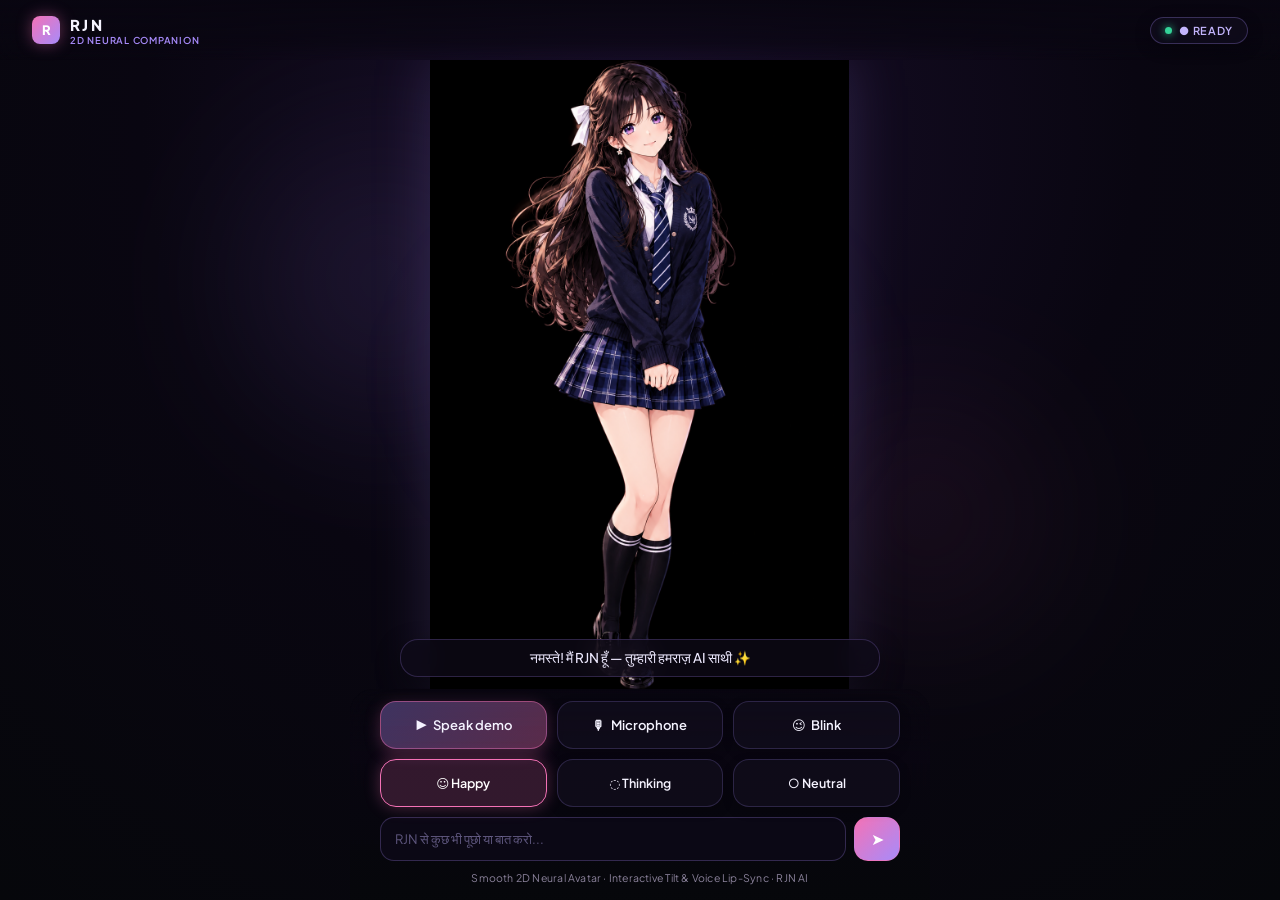
<file: static/humanoid/index.html>
<!doctype html>
<html lang="hi">
<head>
<meta charset="utf-8">
<meta name="viewport" content="width=device-width,initial-scale=1,maximum-scale=1,user-scalable=no,viewport-fit=cover">
<meta name="theme-color" content="#06070b">
<title>RJN — 2D Humanoid AI Companion</title>
<link rel="preconnect" href="https://fonts.googleapis.com">
<link rel="preconnect" href="https://fonts.gstatic.com" crossorigin>
<link href="https://fonts.googleapis.com/css2?family=Plus+Jakarta+Sans:wght@400;500;600;700;800&family=JetBrains+Mono:wght@500;700&display=swap" rel="stylesheet">
<style>
:root {
  color-scheme: dark;
  --bg: #06070b;
  --violet: #a78bfa;
  --violet-glow: rgba(167, 139, 250, 0.3);
  --pink: #f472b6;
  --pink-glow: rgba(244, 114, 182, 0.3);
  --cyan: #38bdf8;
  --cyan-glow: rgba(56, 189, 248, 0.25);
  --current-glow: var(--violet-glow);
  --border: rgba(167, 139, 250, 0.2);
  --glass: rgba(18, 14, 30, 0.72);
  --glass-active: rgba(30, 24, 48, 0.88);
}

* {
  box-sizing: border-box;
  margin: 0;
  padding: 0;
  -webkit-tap-highlight-color: transparent;
  user-select: none;
}

html, body {
  width: 100%;
  height: 100%;
  overflow: hidden;
  background: var(--bg);
  color: #f5f3ff;
  font-family: 'Plus Jakarta Sans', system-ui, -apple-system, sans-serif;
}

body {
  display: flex;
  flex-direction: column;
  position: relative;
  background: radial-gradient(circle at 50% 15%, #180e29 0%, #090611 50%, #06070b 100%);
}

/* Background Animated Cosmic Nebula */
.nebula-bg {
  position: absolute;
  top: 0;
  left: 0;
  width: 100%;
  height: 100%;
  pointer-events: none;
  z-index: 0;
  overflow: hidden;
}

.nebula-orb {
  position: absolute;
  border-radius: 50%;
  filter: blur(80px);
  opacity: 0.35;
  animation: nebulaDrift 20s ease-in-out infinite alternate;
}

.orb-1 {
  width: 380px;
  height: 380px;
  background: radial-gradient(circle, rgba(167, 139, 250, 0.45), transparent 70%);
  top: 10%;
  left: 15%;
  animation-duration: 22s;
}

.orb-2 {
  width: 320px;
  height: 320px;
  background: radial-gradient(circle, rgba(244, 114, 182, 0.35), transparent 70%);
  bottom: 25%;
  right: 15%;
  animation-duration: 28s;
  animation-delay: -7s;
}

@keyframes nebulaDrift {
  0% { transform: translate(0, 0) scale(1); }
  50% { transform: translate(30px, -40px) scale(1.15); }
  100% { transform: translate(-25px, 30px) scale(0.95); }
}

/* Header Bar */
.top {
  height: 60px;
  display: flex;
  align-items: center;
  justify-content: space-between;
  padding: 0 20px;
  z-index: 10;
  background: linear-gradient(180deg, rgba(9, 6, 17, 0.95) 0%, rgba(9, 6, 17, 0.6) 70%, transparent 100%);
  backdrop-filter: blur(16px);
  animation: dropDown 0.8s cubic-bezier(0.16, 1, 0.3, 1) backwards;
}

@keyframes dropDown {
  from { opacity: 0; transform: translateY(-20px); }
  to { opacity: 1; transform: translateY(0); }
}

.brand-capsule {
  display: flex;
  align-items: center;
  gap: 10px;
}

.brand-gem {
  width: 28px;
  height: 28px;
  border-radius: 8px;
  background: linear-gradient(135deg, #f472b6, #a78bfa);
  display: flex;
  align-items: center;
  justify-content: center;
  font-weight: 800;
  font-size: 13px;
  color: #fff;
  box-shadow: 0 0 16px rgba(244, 114, 182, 0.4);
  animation: gemGlow 4s ease-in-out infinite alternate;
}

@keyframes gemGlow {
  0% { box-shadow: 0 0 12px rgba(244, 114, 182, 0.3); transform: scale(1); }
  100% { box-shadow: 0 0 22px rgba(167, 139, 250, 0.6); transform: scale(1.04); }
}

.brand-info {
  display: flex;
  flex-direction: column;
}

.brand-name {
  font-weight: 800;
  letter-spacing: 0.16em;
  font-size: 15px;
  color: #f5f3ff;
}

.brand-sub {
  font-size: 9.5px;
  font-weight: 600;
  letter-spacing: 0.08em;
  color: #a78bfa;
  text-transform: uppercase;
}

.status-pill {
  display: flex;
  align-items: center;
  gap: 7px;
  font-size: 11px;
  font-weight: 600;
  letter-spacing: 0.06em;
  color: #c4b5fd;
  border: 1px solid rgba(167, 139, 250, 0.28);
  background: rgba(18, 14, 30, 0.7);
  padding: 6px 14px;
  border-radius: 30px;
  box-shadow: 0 4px 16px rgba(0, 0, 0, 0.25);
  backdrop-filter: blur(12px);
  transition: all 0.4s cubic-bezier(0.16, 1, 0.3, 1);
}

.status-dot {
  width: 7px;
  height: 7px;
  border-radius: 50%;
  background: #34d399;
  box-shadow: 0 0 8px #34d399;
  transition: all 0.3s ease;
  animation: dotPulse 2s ease-in-out infinite;
}

@keyframes dotPulse {
  0%, 100% { transform: scale(1); opacity: 1; }
  50% { transform: scale(1.3); opacity: 0.6; }
}

.status-pill.speaking {
  color: #f472b6;
  border-color: rgba(244, 114, 182, 0.45);
  box-shadow: 0 0 16px rgba(244, 114, 182, 0.25);
}
.status-pill.speaking .status-dot {
  background: #f472b6;
  box-shadow: 0 0 10px #f472b6;
  animation: speakPulse 0.4s ease-in-out infinite alternate;
}
@keyframes speakPulse {
  from { transform: scale(0.9); }
  to { transform: scale(1.4); }
}

.status-pill.listening {
  color: #38bdf8;
  border-color: rgba(56, 189, 248, 0.45);
  box-shadow: 0 0 16px rgba(56, 189, 248, 0.25);
}
.status-pill.listening .status-dot {
  background: #38bdf8;
  box-shadow: 0 0 10px #38bdf8;
  animation: listenPulse 0.7s ease-in-out infinite alternate;
}
@keyframes listenPulse {
  from { transform: scale(1); }
  to { transform: scale(1.5); }
}

/* Stage & Avatar Container */
.stage {
  position: relative;
  flex: 1;
  min-height: 0;
  display: flex;
  align-items: center;
  justify-content: center;
  overflow: hidden;
  z-index: 5;
  perspective: 1200px;
}

/* Living Bioluminescent Aura */
.glow {
  position: absolute;
  width: 60%;
  max-width: 440px;
  height: 55%;
  border-radius: 50%;
  background: radial-gradient(ellipse at center, var(--current-glow), transparent 70%);
  filter: blur(45px);
  pointer-events: none;
  z-index: 1;
  transition: background 0.8s ease, transform 0.6s ease;
  animation: auraBreathe 6s ease-in-out infinite alternate;
}

@keyframes auraBreathe {
  0% { transform: scale(0.92) translateY(0); opacity: 0.7; }
  100% { transform: scale(1.1) translateY(-10px); opacity: 0.95; }
}

/* Avatar Wrap with Smooth Natural Float */
.avatar-wrap {
  position: relative;
  height: 100%;
  max-height: calc(100dvh - 180px);
  width: auto;
  aspect-ratio: 2/3;
  display: flex;
  align-items: center;
  justify-content: center;
  transform-origin: 50% 68%;
  z-index: 2;
  will-change: transform;
  animation: naturalFloat 5.6s cubic-bezier(0.45, 0.05, 0.55, 0.95) infinite;
  transition: transform 0.15s ease-out;
}

@keyframes naturalFloat {
  0% {
    transform: translateY(0px) rotate(0deg) scale(1);
  }
  30% {
    transform: translateY(-8px) rotate(0.4deg) scale(1.008);
  }
  65% {
    transform: translateY(-4px) rotate(-0.3deg) scale(0.996);
  }
  100% {
    transform: translateY(0px) rotate(0deg) scale(1);
  }
}

.avatar-wrap.talking {
  animation: naturalTalking 2.2s cubic-bezier(0.45, 0.05, 0.55, 0.95) infinite;
}

@keyframes naturalTalking {
  0% { transform: translateY(0) rotate(0) scale(1); }
  25% { transform: translateY(-5px) rotate(-0.5deg) scale(1.012); }
  50% { transform: translateY(-2px) rotate(0.4deg) scale(1); }
  75% { transform: translateY(-6px) rotate(-0.3deg) scale(1.008); }
  100% { transform: translateY(0) rotate(0) scale(1); }
}

/* Avatar Image */
.avatar {
  display: block;
  width: 100%;
  height: 100%;
  object-fit: contain;
  filter: drop-shadow(0 0 28px rgba(167, 139, 250, 0.18));
  user-select: none;
  -webkit-user-drag: none;
  pointer-events: none;
  transition: filter 0.5s ease;
}

/* Mouth Layer */
.mouth {
  position: absolute;
  left: 52.2%;
  top: 13.1%;
  width: 3.8%;
  height: 1.05%;
  border-radius: 50%;
  background: #5d243d;
  opacity: 0;
  transform: scaleY(0.25) scaleX(0.9);
  box-shadow: 0 0 6px #e99ab8;
  pointer-events: none;
  transform-origin: center center;
  transition: opacity 0.15s ease;
  will-change: transform, opacity;
}

.talking .mouth {
  opacity: 0.88;
  animation: smoothMouth 0.19s cubic-bezier(0.4, 0, 0.2, 1) infinite alternate;
}

@keyframes smoothMouth {
  0% {
    transform: scaleY(0.25) scaleX(0.8);
    border-radius: 50%;
  }
  50% {
    transform: scaleY(1.3) scaleX(1.05);
    border-radius: 40% 40% 60% 60%;
  }
  100% {
    transform: scaleY(2.0) scaleX(1.15);
    border-radius: 35% 35% 65% 65%;
  }
}

/* Eye Covers for Natural Blinking */
.eye-cover {
  position: absolute;
  width: 5.3%;
  height: 1.25%;
  border-radius: 50%;
  background: linear-gradient(180deg, #f7d4ce, #efb9b2);
  opacity: 0;
  pointer-events: none;
  transform-origin: center top;
  will-change: opacity, transform;
}

.eye-left {
  left: 44.7%;
  top: 10.25%;
  transform: rotate(-8deg);
}

.eye-right {
  left: 52.5%;
  top: 9.35%;
  transform: rotate(-8deg);
}

.blink .eye-cover {
  opacity: 1;
  animation: naturalBlink 0.18s cubic-bezier(0.25, 1, 0.5, 1);
}

@keyframes naturalBlink {
  0% { transform: rotate(-8deg) scaleY(0.1); opacity: 0.3; }
  45% { transform: rotate(-8deg) scaleY(1.1); opacity: 1; }
  100% { transform: rotate(-8deg) scaleY(0.1); opacity: 0; }
}

/* Fluid Caption Box */
.caption-card {
  position: absolute;
  bottom: 12px;
  left: 16px;
  right: 16px;
  max-width: 480px;
  margin: 0 auto;
  text-align: center;
  color: #ede9fe;
  font-size: 13.5px;
  font-weight: 500;
  line-height: 1.45;
  padding: 8px 18px;
  background: rgba(14, 11, 24, 0.72);
  border: 1px solid rgba(167, 139, 250, 0.22);
  border-radius: 18px;
  backdrop-filter: blur(14px);
  box-shadow: 0 8px 24px rgba(0, 0, 0, 0.35);
  z-index: 6;
  min-height: 38px;
  display: flex;
  align-items: center;
  justify-content: center;
  transition: all 0.3s ease;
}

.caption-text {
  animation: captionIn 0.35s cubic-bezier(0.16, 1, 0.3, 1);
}

@keyframes captionIn {
  from { opacity: 0; transform: translateY(6px); }
  to { opacity: 1; transform: translateY(0); }
}

/* Control Panel */
.panel {
  padding: 12px 16px max(16px, env(safe-area-inset-bottom));
  background: linear-gradient(180deg, transparent 0%, rgba(9, 6, 17, 0.85) 30%, rgba(6, 7, 11, 0.98) 100%);
  backdrop-filter: blur(20px);
  z-index: 10;
  animation: slideUp 0.8s cubic-bezier(0.16, 1, 0.3, 1) backwards;
}

@keyframes slideUp {
  from { opacity: 0; transform: translateY(30px); }
  to { opacity: 1; transform: translateY(0); }
}

.controls-grid {
  display: grid;
  grid-template-columns: repeat(3, 1fr);
  gap: 10px;
  max-width: 520px;
  margin: 0 auto;
}

.btn {
  position: relative;
  overflow: hidden;
  border: 1px solid var(--border);
  background: var(--glass);
  color: #f5f3ff;
  border-radius: 16px;
  min-height: 48px;
  font-size: 13px;
  font-weight: 600;
  font-family: inherit;
  cursor: pointer;
  display: flex;
  align-items: center;
  justify-content: center;
  gap: 6px;
  transition: all 0.3s cubic-bezier(0.16, 1, 0.3, 1);
  box-shadow: 0 4px 12px rgba(0, 0, 0, 0.2);
}

.btn:hover {
  transform: translateY(-2px) scale(1.02);
  border-color: rgba(167, 139, 250, 0.45);
  box-shadow: 0 8px 24px rgba(167, 139, 250, 0.22);
  background: var(--glass-active);
}

.btn:active {
  transform: translateY(1px) scale(0.96);
  box-shadow: 0 2px 8px rgba(0, 0, 0, 0.3);
}

.btn.primary {
  background: linear-gradient(135deg, rgba(167, 139, 250, 0.35), rgba(244, 114, 182, 0.35));
  border-color: rgba(244, 114, 182, 0.45);
  box-shadow: 0 4px 16px rgba(244, 114, 182, 0.25);
}

.btn.primary:hover {
  background: linear-gradient(135deg, rgba(167, 139, 250, 0.5), rgba(244, 114, 182, 0.5));
  box-shadow: 0 8px 28px rgba(244, 114, 182, 0.4);
}

.mood-row {
  display: flex;
  gap: 10px;
  max-width: 520px;
  margin: 10px auto 0 auto;
}

.mood-row .btn {
  flex: 1;
  font-size: 12.5px;
}

.btn.active-mood {
  border-color: var(--pink);
  background: rgba(244, 114, 182, 0.18);
  box-shadow: 0 0 16px rgba(244, 114, 182, 0.3);
  color: #fff;
}

/* Ripple Animation Effect */
.ripple {
  position: absolute;
  border-radius: 50%;
  background: rgba(255, 255, 255, 0.35);
  transform: scale(0);
  animation: rippleEffect 0.6s linear;
  pointer-events: none;
}

@keyframes rippleEffect {
  to {
    transform: scale(4);
    opacity: 0;
  }
}

/* Chat Input Bar for Real AI Brain Connection */
.ai-chat-bar {
  display: flex;
  gap: 8px;
  max-width: 520px;
  margin: 10px auto 0 auto;
}

.ai-input {
  flex: 1;
  background: rgba(14, 10, 24, 0.75);
  border: 1px solid rgba(167, 139, 250, 0.25);
  border-radius: 14px;
  padding: 10px 14px;
  color: #f5f3ff;
  font-size: 13px;
  font-family: inherit;
  outline: none;
  transition: all 0.3s ease;
}

.ai-input:focus {
  border-color: var(--pink);
  box-shadow: 0 0 16px rgba(244, 114, 182, 0.25);
  background: rgba(18, 14, 32, 0.9);
}

.ai-input::placeholder {
  color: rgba(196, 181, 253, 0.45);
}

.btn-send-ai {
  width: 46px;
  min-height: 44px;
  border-radius: 14px;
  border: 1px solid rgba(244, 114, 182, 0.4);
  background: linear-gradient(135deg, #f472b6, #a78bfa);
  color: #fff;
  font-size: 16px;
  cursor: pointer;
  display: flex;
  align-items: center;
  justify-content: center;
  transition: all 0.25s ease;
}

.btn-send-ai:hover {
  transform: translateY(-2px) scale(1.05);
  box-shadow: 0 6px 20px rgba(244, 114, 182, 0.4);
}

.btn-send-ai:active {
  transform: scale(0.92);
}

.hint {
  text-align: center;
  color: #8b829b;
  font-size: 10.5px;
  margin-top: 10px;
  letter-spacing: 0.02em;
}

@media(min-width: 700px) {
  .avatar-wrap {
    max-height: calc(100dvh - 210px);
  }
  .panel {
    max-width: 580px;
    width: 100%;
    margin: 0 auto;
    border-radius: 24px 24px 0 0;
  }
  .top {
    padding: 0 32px;
  }
}
</style>
</head>
<body>

  <!-- Ambient Cosmic Nebula -->
  <div class="nebula-bg">
    <div class="nebula-orb orb-1"></div>
    <div class="nebula-orb orb-2"></div>
  </div>

  <!-- Header -->
  <header class="top">
    <div class="brand-capsule">
      <div class="brand-gem">R</div>
      <div class="brand-info">
        <span class="brand-name">RJN</span>
        <span class="brand-sub">2D Neural Companion</span>
      </div>
    </div>
    <div class="status-pill" id="status">
      <span class="status-dot"></span>
      <span id="statusLabel">● READY</span>
    </div>
  </header>

  <!-- Interactive Stage -->
  <main class="stage" id="stage">
    <div class="glow" id="glow"></div>
    <div class="avatar-wrap" id="avatarWrap">
      <img class="avatar" src="assets/rjn-avatar.png" alt="RJN anime avatar">
      <span class="eye-cover eye-left"></span>
      <span class="eye-cover eye-right"></span>
      <span class="mouth" id="mouth"></span>
    </div>
    <div class="caption-card" id="captionCard">
      <span class="caption-text" id="caption">नमस्ते! मैं RJN हूँ — तुम्हारी हमराज़ AI साथी ✨</span>
    </div>
  </main>

  <!-- Controls Panel -->
  <section class="panel">
    <div class="controls-grid">
      <button class="btn primary" id="speak">
        <span>▶</span> Speak demo
      </button>
      <button class="btn" id="mic">
        <span>🎙</span> Microphone
      </button>
      <button class="btn" id="blinkBtn">
        <span>😉</span> Blink
      </button>
    </div>

    <div class="mood-row">
      <button class="btn active-mood" data-mood="happy">☺ Happy</button>
      <button class="btn" data-mood="thinking">◌ Thinking</button>
      <button class="btn" data-mood="neutral">○ Neutral</button>
    </div>

    <!-- Live AI Chat Bar -->
    <div class="ai-chat-bar">
      <input type="text" id="aiInput" class="ai-input" placeholder="RJN से कुछ भी पूछो या बात करो..." autocomplete="off">
      <button class="btn-send-ai" id="aiSendBtn" title="Send to RJN">➤</button>
    </div>

    <div class="hint">Smooth 2D Neural Avatar · Interactive Tilt & Voice Lip-Sync · RJN AI</div>
  </section>

<script>
  const wrap = document.getElementById('avatarWrap');
  const stage = document.getElementById('stage');
  const glow = document.getElementById('glow');
  const statusEl = document.getElementById('status');
  const statusLabel = document.getElementById('statusLabel');
  const caption = document.getElementById('caption');
  const mouth = document.getElementById('mouth');

  let micStream = null;
  let audioCtx = null;
  let raf = null;
  let currentAudio = null;
  const API_BASE = (window.location.port === '8088' || (!window.location.pathname.startsWith('/humanoid') && !window.location.origin.includes('8000'))) ? 'https://sampling-camping-appreciated-holding.trycloudflare.com' : '';

  // --- Smooth Natural Blinking System ---
  function blink() {
    wrap.classList.add('blink');
    setTimeout(() => {
      wrap.classList.remove('blink');
    }, 180);
  }

  // Periodic natural random blinking (with occasional double blinks)
  function scheduleNextBlink() {
    const delay = 2400 + Math.random() * 3200;
    setTimeout(() => {
      blink();
      // 18% chance of immediate cute double-blink
      if (Math.random() < 0.18) {
        setTimeout(blink, 240);
      }
      scheduleNextBlink();
    }, delay);
  }
  scheduleNextBlink();

  // --- Smooth Status & Talking State ---
  function setStatus(state, text) {
    statusEl.className = 'status-pill ' + state;
    statusLabel.textContent = text;
  }

  function setCaption(text) {
    caption.style.animation = 'none';
    caption.offsetHeight; // trigger reflow
    caption.textContent = text;
    caption.style.animation = 'captionIn 0.35s cubic-bezier(0.16, 1, 0.3, 1)';
  }

  function talk(on) {
    wrap.classList.toggle('talking', on);
    if (on) {
      setStatus('speaking', '● SPEAKING');
    } else {
      setStatus('', '● READY');
      mouth.style.transform = 'scaleY(0.25) scaleX(0.9)';
    }
  }

  // --- 3D Parallax Tilt on Mouse / Touch Move ---
  let targetRotX = 0, targetRotY = 0;
  let curRotX = 0, curRotY = 0;

  function updateTilt() {
    curRotX += (targetRotX - curRotX) * 0.08;
    curRotY += (targetRotY - curRotY) * 0.08;
    wrap.style.transform = `perspective(1000px) rotateX(${curRotX}deg) rotateY(${curRotY}deg)`;
    requestAnimationFrame(updateTilt);
  }
  requestAnimationFrame(updateTilt);

  function handlePointerMove(e) {
    const rect = stage.getBoundingClientRect();
    const x = (e.clientX !== undefined ? e.clientX : (e.touches && e.touches[0] ? e.touches[0].clientX : rect.left + rect.width / 2)) - rect.left;
    const y = (e.clientY !== undefined ? e.clientY : (e.touches && e.touches[0] ? e.touches[0].clientY : rect.top + rect.height / 2)) - rect.top;
    const normX = (x / rect.width - 0.5) * 2;
    const normY = (y / rect.height - 0.5) * 2;
    targetRotY = normX * 10;
    targetRotX = -normY * 7;
  }

  stage.addEventListener('mousemove', handlePointerMove);
  stage.addEventListener('touchmove', handlePointerMove, { passive: true });
  stage.addEventListener('mouseleave', () => { targetRotX = 0; targetRotY = 0; });
  stage.addEventListener('touchend', () => { targetRotX = 0; targetRotY = 0; });

  // --- Ripple Effect on Buttons ---
  document.querySelectorAll('.btn, .btn-send-ai').forEach(btn => {
    btn.addEventListener('click', function(e) {
      const circle = document.createElement('span');
      const diameter = Math.max(btn.clientWidth, btn.clientHeight);
      const radius = diameter / 2;
      const rect = btn.getBoundingClientRect();
      circle.style.width = circle.style.height = `${diameter}px`;
      circle.style.left = `${e.clientX - rect.left - radius}px`;
      circle.style.top = `${e.clientY - rect.top - radius}px`;
      circle.classList.add('ripple');
      const ripple = btn.querySelector('.ripple');
      if (ripple) ripple.remove();
      btn.appendChild(circle);
    });
  });

  // --- Mood Switching with Smooth Atmospheric Shift ---
  document.querySelectorAll('[data-mood]').forEach(b => {
    b.addEventListener('click', () => {
      document.querySelectorAll('[data-mood]').forEach(btn => btn.classList.remove('active-mood'));
      b.classList.add('active-mood');
      const mood = b.dataset.mood;
      if (mood === 'happy') {
        document.documentElement.style.setProperty('--current-glow', 'rgba(244, 114, 182, 0.42)');
        setCaption("RJN बहुत खुश है! तुम्हारे साथ बात करके हमेशा अच्छा लगता है ✨");
        blink();
        setTimeout(blink, 250);
      } else if (mood === 'thinking') {
        document.documentElement.style.setProperty('--current-glow', 'rgba(56, 189, 248, 0.35)');
        setCaption("RJN सोच रही है... एक प्यारा सा ख्याल आया है 💭");
      } else {
        document.documentElement.style.setProperty('--current-glow', 'rgba(167, 139, 250, 0.3)');
        setCaption("RJN बिल्कुल तैयार और शांत है 🌸");
      }
    });
  });

  // --- Speak Demo ---
  function speakDemo() {
    if (currentAudio) { currentAudio.pause(); currentAudio = null; }
    if (!('speechSynthesis' in window)) {
      setCaption('Speech synthesis is not supported in this browser.');
      return;
    }
    speechSynthesis.cancel();
    const u = new SpeechSynthesisUtterance("नमस्ते! मैं तुम्हारी RJN हूँ। बताओ ना, आज हम क्या नया और मजेदार करने वाले हैं?");
    u.rate = 0.94;
    u.pitch = 1.18;
    u.lang = 'hi-IN';
    u.onstart = () => {
      talk(true);
      setCaption('RJN बोल रही है… सुनो ना!');
    };
    u.onend = () => {
      talk(false);
      setCaption('नमस्ते! मैं RJN हूँ — तुम्हारी हमराज़ AI साथी ✨');
    };
    u.onerror = () => talk(false);
    speechSynthesis.speak(u);
  }

  document.getElementById('speak').addEventListener('click', speakDemo);
  document.getElementById('blinkBtn').addEventListener('click', blink);

  // --- Live Microphone Audio-Reactive Lerp Lip Sync ---
  let targetMouthScale = 0.25;
  let currentMouthScale = 0.25;

  function updateMouthPhysics() {
    currentMouthScale += (targetMouthScale - currentMouthScale) * 0.32;
    if (wrap.classList.contains('talking')) {
      mouth.style.opacity = '0.9';
      mouth.style.transform = `scaleY(${currentMouthScale}) scaleX(${Math.min(1.25, 0.8 + currentMouthScale * 0.2)})`;
    }
    if (micStream || currentAudio) {
      requestAnimationFrame(updateMouthPhysics);
    }
  }

  async function toggleMic() {
    if (micStream) {
      micStream.getTracks().forEach(t => t.stop());
      micStream = null;
      if (raf) cancelAnimationFrame(raf);
      talk(false);
      targetMouthScale = 0.25;
      document.getElementById('mic').innerHTML = '<span>🎙</span> Microphone';
      setCaption('Microphone stopped.');
      return;
    }

    try {
      micStream = await navigator.mediaDevices.getUserMedia({ audio: true });
      audioCtx = new (window.AudioContext || window.webkitAudioContext)();
      const source = audioCtx.createMediaStreamSource(micStream);
      const analyser = audioCtx.createAnalyser();
      analyser.fftSize = 512;
      analyser.smoothingTimeConstant = 0.3;
      source.connect(analyser);

      const data = new Uint8Array(analyser.frequencyBinCount);
      document.getElementById('mic').innerHTML = '<span>■</span> Stop mic';
      setCaption('Listening — कुछ भी बोलो, RJN के लिप्स स्मूथली रिएक्ट करेंगे!');
      setStatus('listening', '● LISTENING');

      requestAnimationFrame(updateMouthPhysics);

      function loop() {
        analyser.getByteTimeDomainData(data);
        let sum = 0;
        for (let i = 0; i < data.length; i++) {
          const v = (data[i] - 128) / 128;
          sum += v * v;
        }
        const rms = Math.sqrt(sum / data.length);
        const isVoice = rms > 0.022;

        if (isVoice) {
          wrap.classList.add('talking');
          targetMouthScale = Math.min(2.4, 0.4 + rms * 18);
        } else {
          targetMouthScale = 0.25;
          if (targetMouthScale < 0.3) {
            wrap.classList.remove('talking');
          }
        }
        raf = requestAnimationFrame(loop);
      }
      loop();
    } catch (e) {
      console.error(e);
      setCaption('Mic permission needed. Please allow microphone access!');
      setStatus('', '● MIC BLOCKED');
    }
  }

  document.getElementById('mic').addEventListener('click', toggleMic);

  // --- Real RJN AI Brain & Voice Connection ---
  const aiInput = document.getElementById('aiInput');
  const aiSendBtn = document.getElementById('aiSendBtn');

  async function sendToRjn(message) {
    const text = message || aiInput.value.trim();
    if (!text) return;

    aiInput.value = '';
    setCaption(`तुम: "${text}"`);
    setStatus('speaking', '● THINKING...');

    try {
      // 1. Fetch AI response from RJN server
      const chatResp = await fetch(API_BASE + '/api/chat', {
        method: 'POST',
        headers: { 'Content-Type': 'application/json' },
        body: JSON.stringify({ message: text })
      });
      const data = await chatResp.json();
      const reply = data.reply || "हाँ, मैं सुन रही हूँ!";

      setCaption(`RJN: "${reply}"`);
      setStatus('speaking', '● SPEAKING');

      // 2. Play High-Fidelity Voice via /api/tts
      try {
        const ttsResp = await fetch(API_BASE + '/api/tts', {
          method: 'POST',
          headers: { 'Content-Type': 'application/json' },
          body: JSON.stringify({ text: reply })
        });
        const blob = await ttsResp.blob();
        if (currentAudio) currentAudio.pause();
        currentAudio = new Audio(URL.createObjectURL(blob));

        // Connect audio element to analyser for real lip-sync
        const aCtx = new (window.AudioContext || window.webkitAudioContext)();
        const aSrc = aCtx.createMediaElementSource(currentAudio);
        const an = aCtx.createAnalyser();
        an.fftSize = 512;
        aSrc.connect(an);
        an.connect(aCtx.destination);

        const aData = new Uint8Array(an.frequencyBinCount);
        talk(true);
        requestAnimationFrame(updateMouthPhysics);

        let audioRaf = null;
        function audioLoop() {
          an.getByteTimeDomainData(aData);
          let sum = 0;
          for (let i = 0; i < aData.length; i++) {
            const v = (aData[i] - 128) / 128;
            sum += v * v;
          }
          const rms = Math.sqrt(sum / aData.length);
          targetMouthScale = Math.min(2.5, 0.3 + rms * 20);
          if (currentAudio && !currentAudio.paused) {
            audioRaf = requestAnimationFrame(audioLoop);
          }
        }

        currentAudio.onplay = () => {
          if (aCtx.state === 'suspended') aCtx.resume();
          audioLoop();
        };

        currentAudio.onended = () => {
          talk(false);
          targetMouthScale = 0.25;
          if (audioRaf) cancelAnimationFrame(audioRaf);
        };

        await currentAudio.play();
      } catch (voiceErr) {
        // Fallback to browser synthesis if TTS endpoint is unavailable
        console.warn("TTS fallback", voiceErr);
        speakDemoFallback(reply);
      }

    } catch (err) {
      console.error(err);
      setCaption("RJN: Network issue आ रहा है, एक बार फिर से पूछो ना!");
      talk(false);
    }
  }

  function speakDemoFallback(text) {
    if (!('speechSynthesis' in window)) return;
    speechSynthesis.cancel();
    const u = new SpeechSynthesisUtterance(text);
    u.rate = 0.94;
    u.pitch = 1.18;
    u.lang = 'hi-IN';
    u.onstart = () => talk(true);
    u.onend = () => talk(false);
    speechSynthesis.speak(u);
  }

  aiSendBtn.addEventListener('click', () => sendToRjn());
  aiInput.addEventListener('keypress', (e) => {
    if (e.key === 'Enter') sendToRjn();
  });
</script>
</body>
</html>
</file>
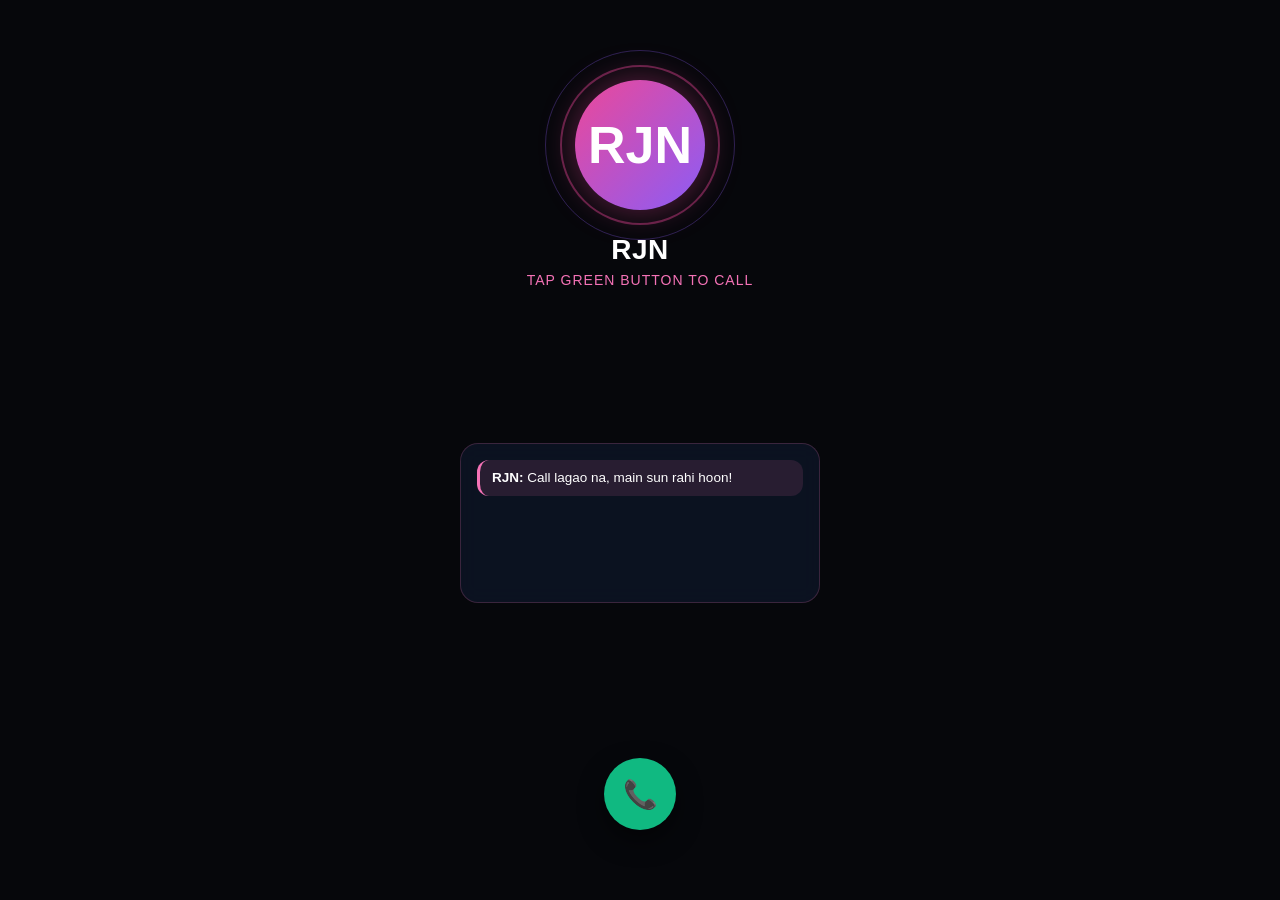
<file: static/call.html>
<!DOCTYPE html>
<html lang="hi">
<head>
    <meta charset="UTF-8">
    <meta name="viewport" content="width=device-width, initial-scale=1.0, maximum-scale=1.0, user-scalable=no">
    <title>RJN — AI Voice Call</title>
    <style>
        * { margin: 0; padding: 0; box-sizing: border-box; font-family: -apple-system, BlinkMacSystemFont, 'Segoe UI', Roboto, sans-serif; -webkit-tap-highlight-color: transparent; }
        body { background: #06070b; color: #fff; height: 100vh; width: 100vw; display: flex; flex-direction: column; justify-content: space-between; align-items: center; padding: 50px 24px; overflow: hidden; }
        
        .caller-info { display: flex; flex-direction: column; align-items: center; margin-top: 30px; }
        .avatar-wrap { position: relative; width: 130px; height: 130px; margin-bottom: 24px; }
        .avatar { width: 100%; height: 100%; border-radius: 50%; background: linear-gradient(135deg, #ec4899, #8b5cf6); display: flex; align-items: center; justify-content: center; font-size: 52px; font-weight: 800; color: #fff; box-shadow: 0 0 35px rgba(236, 72, 153, 0.4); z-index: 2; position: relative; }
        .pulse-ring { position: absolute; top: -15px; left: -15px; width: 160px; height: 160px; border-radius: 50%; border: 2px solid rgba(236, 72, 153, 0.4); animation: pulse 2s infinite; z-index: 1; }
        .pulse-ring-2 { position: absolute; top: -30px; left: -30px; width: 190px; height: 190px; border-radius: 50%; border: 1.5px solid rgba(139, 92, 246, 0.3); animation: pulse 2s infinite 0.7s; z-index: 0; }
        
        @keyframes pulse {
            0% { transform: scale(0.85); opacity: 0.8; }
            50% { transform: scale(1.15); opacity: 0.2; }
            100% { transform: scale(0.85); opacity: 0.8; }
        }

        .caller-name { font-size: 28px; font-weight: 700; letter-spacing: 0.5px; margin-bottom: 6px; }
        .call-status { font-size: 14px; color: #f472b6; font-weight: 500; letter-spacing: 1px; }

        .live-transcript { width: 100%; max-width: 360px; height: 160px; background: rgba(15, 23, 42, 0.7); border: 1px solid rgba(244, 114, 182, 0.2); border-radius: 18px; padding: 16px; overflow-y: auto; font-size: 14.5px; line-height: 1.5; color: #cbd5e1; backdrop-filter: blur(10px); display: flex; flex-direction: column; gap: 8px; }
        .chat-msg { padding: 8px 12px; border-radius: 12px; font-size: 13.5px; }
        .chat-msg.rjn { background: rgba(244, 114, 182, 0.12); border-left: 3px solid #f472b6; color: #fff; }
        .chat-msg.you { background: rgba(255, 255, 255, 0.08); border-left: 3px solid #94a3b8; align-self: flex-end; }

        .call-controls { width: 100%; max-width: 340px; display: flex; justify-content: space-around; align-items: center; margin-bottom: 20px; }
        .btn-call { width: 72px; height: 72px; border-radius: 50%; border: none; outline: none; cursor: pointer; display: flex; align-items: center; justify-content: center; font-size: 28px; transition: 0.2s all; box-shadow: 0 10px 25px rgba(0,0,0,0.5); }
        .btn-start { background: #10b981; color: #fff; }
        .btn-start:active { transform: scale(0.92); }
        .btn-end { background: #ef4444; color: #fff; display: none; }
        .btn-end:active { transform: scale(0.92); }

        .voice-active { animation: glow 1s infinite alternate; }
        @keyframes glow {
            from { box-shadow: 0 0 20px rgba(244, 114, 182, 0.4); }
            to { box-shadow: 0 0 45px rgba(244, 114, 182, 0.9); }
        }
    </style>
</head>
<body>

    <div class="caller-info">
        <div class="avatar-wrap">
            <div class="pulse-ring"></div>
            <div class="pulse-ring-2"></div>
            <div class="avatar" id="avatar-icon">RJN</div>
        </div>
        <div class="caller-name">RJN</div>
        <div class="call-status" id="call-status">TAP GREEN BUTTON TO CALL</div>
    </div>

    <!-- Live Transcript Box -->
    <div class="live-transcript" id="transcript-box">
        <div class="chat-msg rjn"><strong>RJN:</strong> Call lagao na, main sun rahi hoon!</div>
    </div>

    <!-- Controls -->
    <div class="call-controls">
        <button class="btn-call btn-start" id="call-btn" title="Start Call">📞</button>
        <button class="btn-call btn-end" id="hangup-btn" title="End Call">📵</button>
    </div>

    <script>
        const callBtn = document.getElementById('call-btn');
        const hangupBtn = document.getElementById('hangup-btn');
        const statusEl = document.getElementById('call-status');
        const transcriptBox = document.getElementById('transcript-box');
        const avatarEl = document.getElementById('avatar-icon');

        let isCalling = false;
        let recognition = null;
        let callTimer = null;
        let seconds = 0;
        let audioElem = null;

        function formatTime(s) {
            const m = Math.floor(s / 60).toString().padStart(2, '0');
            const sec = (s % 60).toString().padStart(2, '0');
            return `${m}:${sec}`;
        }

        function appendMsg(sender, text, isYou) {
            const div = document.createElement('div');
            div.className = `chat-msg ${isYou ? 'you' : 'rjn'}`;
            div.innerHTML = `<strong>${sender}:</strong> ${text}`;
            transcriptBox.appendChild(div);
            transcriptBox.scrollTop = transcriptBox.scrollHeight;
        }

        async function speak(text) {
            statusEl.innerText = "RJN BOL RAHI HAI...";
            avatarEl.classList.add('voice-active');
            try {
                const resp = await fetch('/api/tts', {
                    method: 'POST',
                    headers: { 'Content-Type': 'application/json' },
                    body: JSON.stringify({ text })
                });
                const blob = await resp.blob();
                if (audioElem) audioElem.pause();
                audioElem = new Audio(URL.createObjectURL(blob));
                audioElem.onended = () => {
                    avatarEl.classList.remove('voice-active');
                    statusEl.innerText = `CONNECTED (${formatTime(seconds)})`;
                    // Resume listening after speaking
                    if (isCalling && recognition) {
                        try { recognition.start(); } catch(e) {}
                    }
                };
                await audioElem.play();
            } catch(e) {
                console.error(e);
                avatarEl.classList.remove('voice-active');
                if (isCalling && recognition) {
                    try { recognition.start(); } catch(err) {}
                }
            }
        }

        async function processUserSpeech(text) {
            appendMsg("YOU", text, true);
            statusEl.innerText = "RJN SOCH RAHI HAI...";

            try {
                const resp = await fetch('/api/chat', {
                    method: 'POST',
                    headers: { 'Content-Type': 'application/json' },
                    body: JSON.stringify({ message: text })
                });
                const data = await resp.json();
                const reply = data.reply || "Kuch samajh nahi aaya, phir se batao na.";
                appendMsg("RJN", reply, false);
                await speak(reply);
            } catch (err) {
                appendMsg("RJN", "Network issue aa raha hai, ek second rukna na!", false);
            }
        }

        function startCall() {
            isCalling = true;
            callBtn.style.display = 'none';
            hangupBtn.style.display = 'flex';
            seconds = 0;
            statusEl.innerText = "CONNECTING...";

            callTimer = setInterval(() => {
                seconds++;
                if (statusEl.innerText.startsWith("CONNECTED")) {
                    statusEl.innerText = `CONNECTED (${formatTime(seconds)})`;
                }
            }, 1000);

            // Speech Recognition
            const SpeechRec = window.SpeechRecognition || window.webkitSpeechRecognition;
            if (SpeechRec) {
                recognition = new SpeechRec();
                recognition.continuous = false;
                recognition.interimResults = false;
                recognition.lang = 'hi-IN';

                recognition.onresult = (event) => {
                    const text = event.results[0][0].transcript;
                    processUserSpeech(text);
                };

                recognition.onend = () => {
                    // Auto-restart listening if not currently speaking
                    if (isCalling && (!audioElem || audioElem.paused)) {
                        try { recognition.start(); } catch(e) {}
                    }
                };

                recognition.onerror = () => {
                    if (isCalling && (!audioElem || audioElem.paused)) {
                        setTimeout(() => {
                            try { recognition.start(); } catch(e) {}
                        }, 500);
                    }
                };
            }

            // Greet User
            const greeting = "Namaste! Main aapki RJN bol rahi hoon. Boliye, aaj main aapki kya madad karoon?";
            appendMsg("RJN", greeting, false);
            speak(greeting);
        }

        function endCall() {
            isCalling = false;
            callBtn.style.display = 'flex';
            hangupBtn.style.display = 'none';
            clearInterval(callTimer);
            statusEl.innerText = "CALL ENDED";
            avatarEl.classList.remove('voice-active');
            if (recognition) recognition.stop();
            if (audioElem) audioElem.pause();
        }

        callBtn.addEventListener('click', startCall);
        hangupBtn.addEventListener('click', endCall);
    </script>
</body>
</html>
</file>
